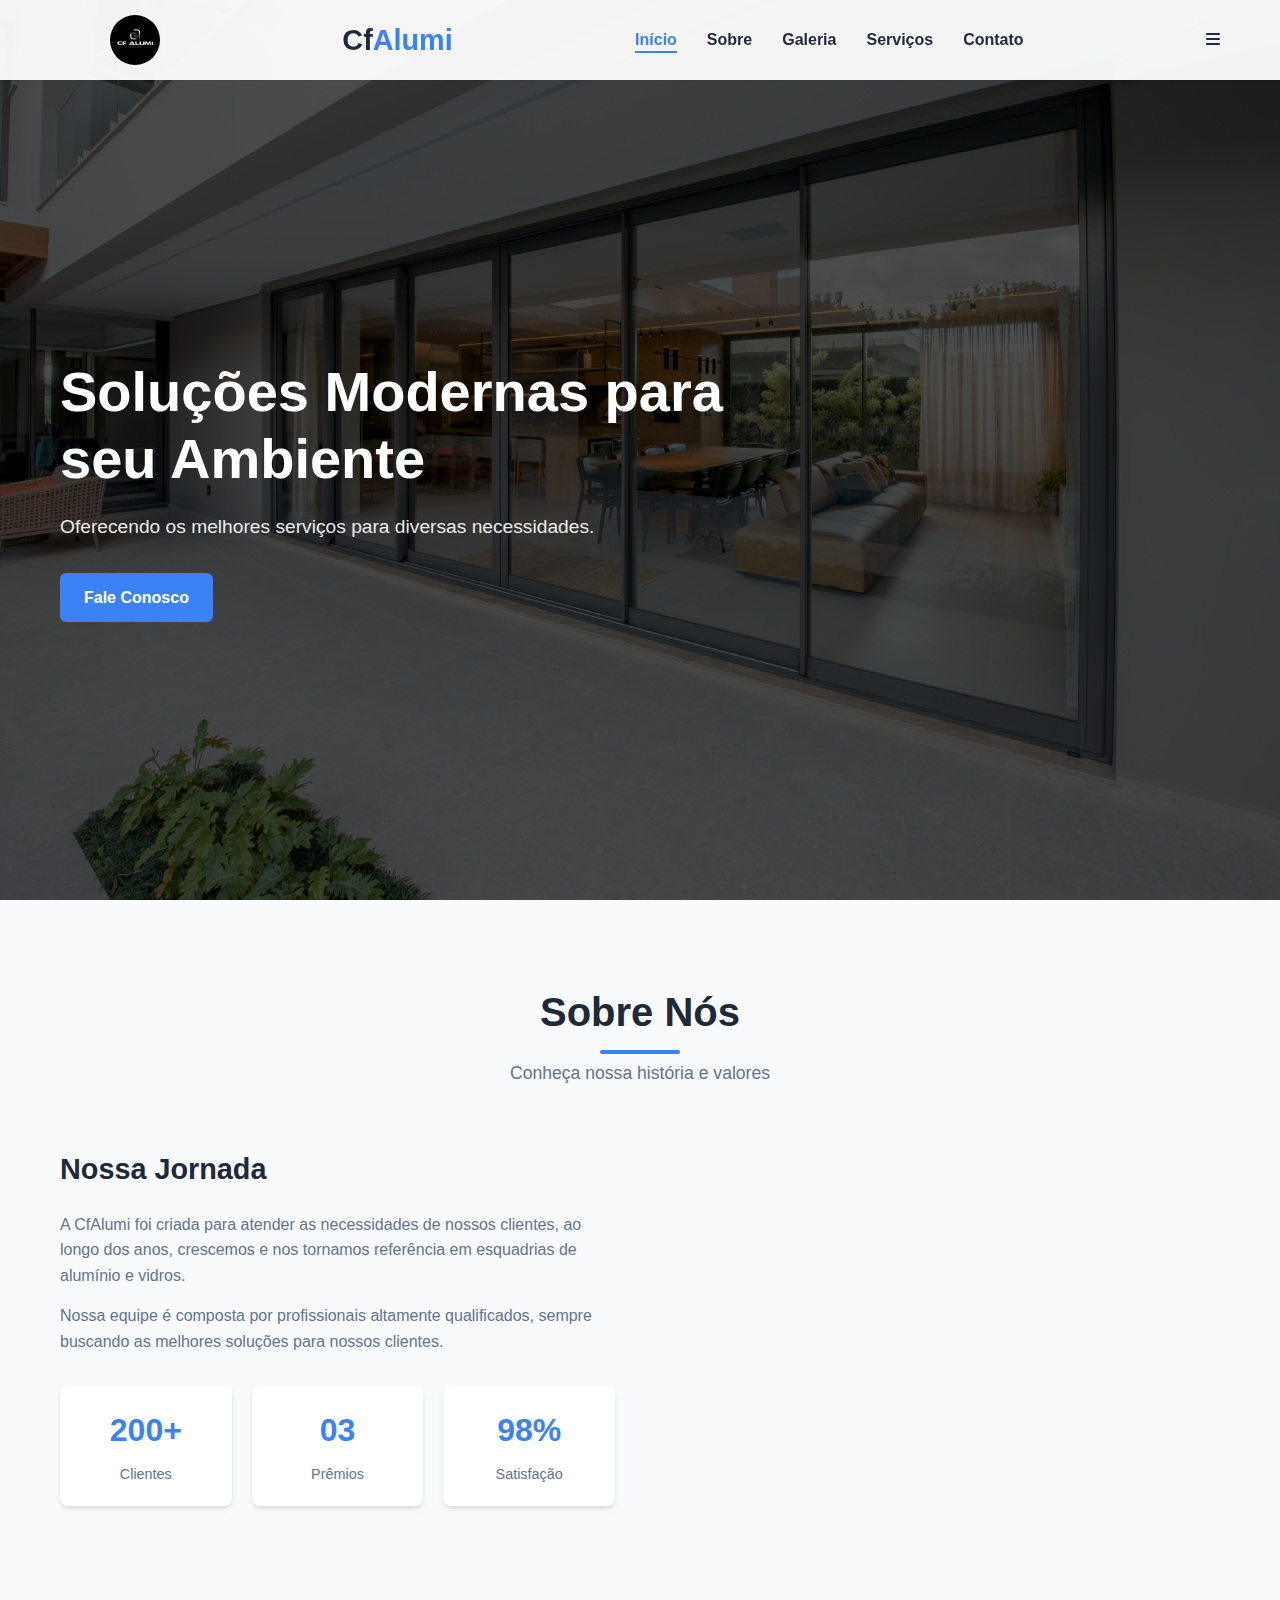
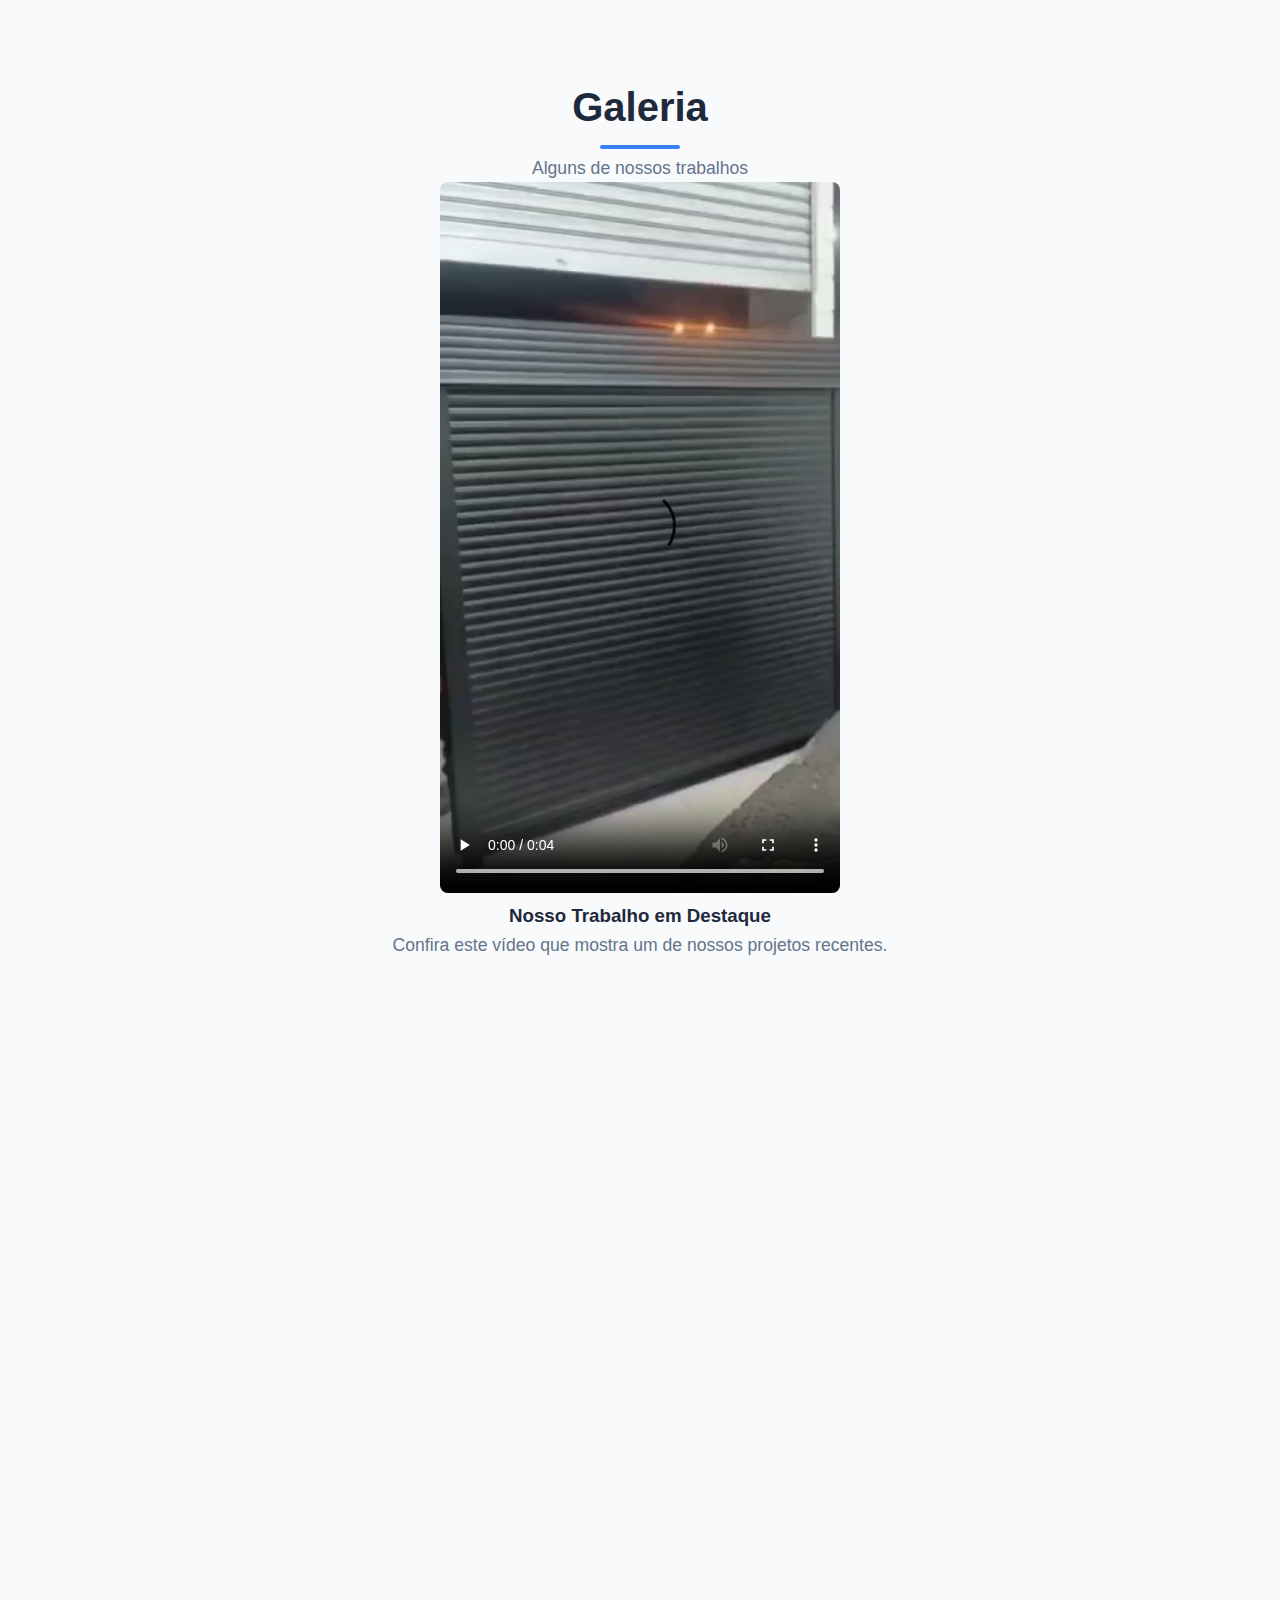
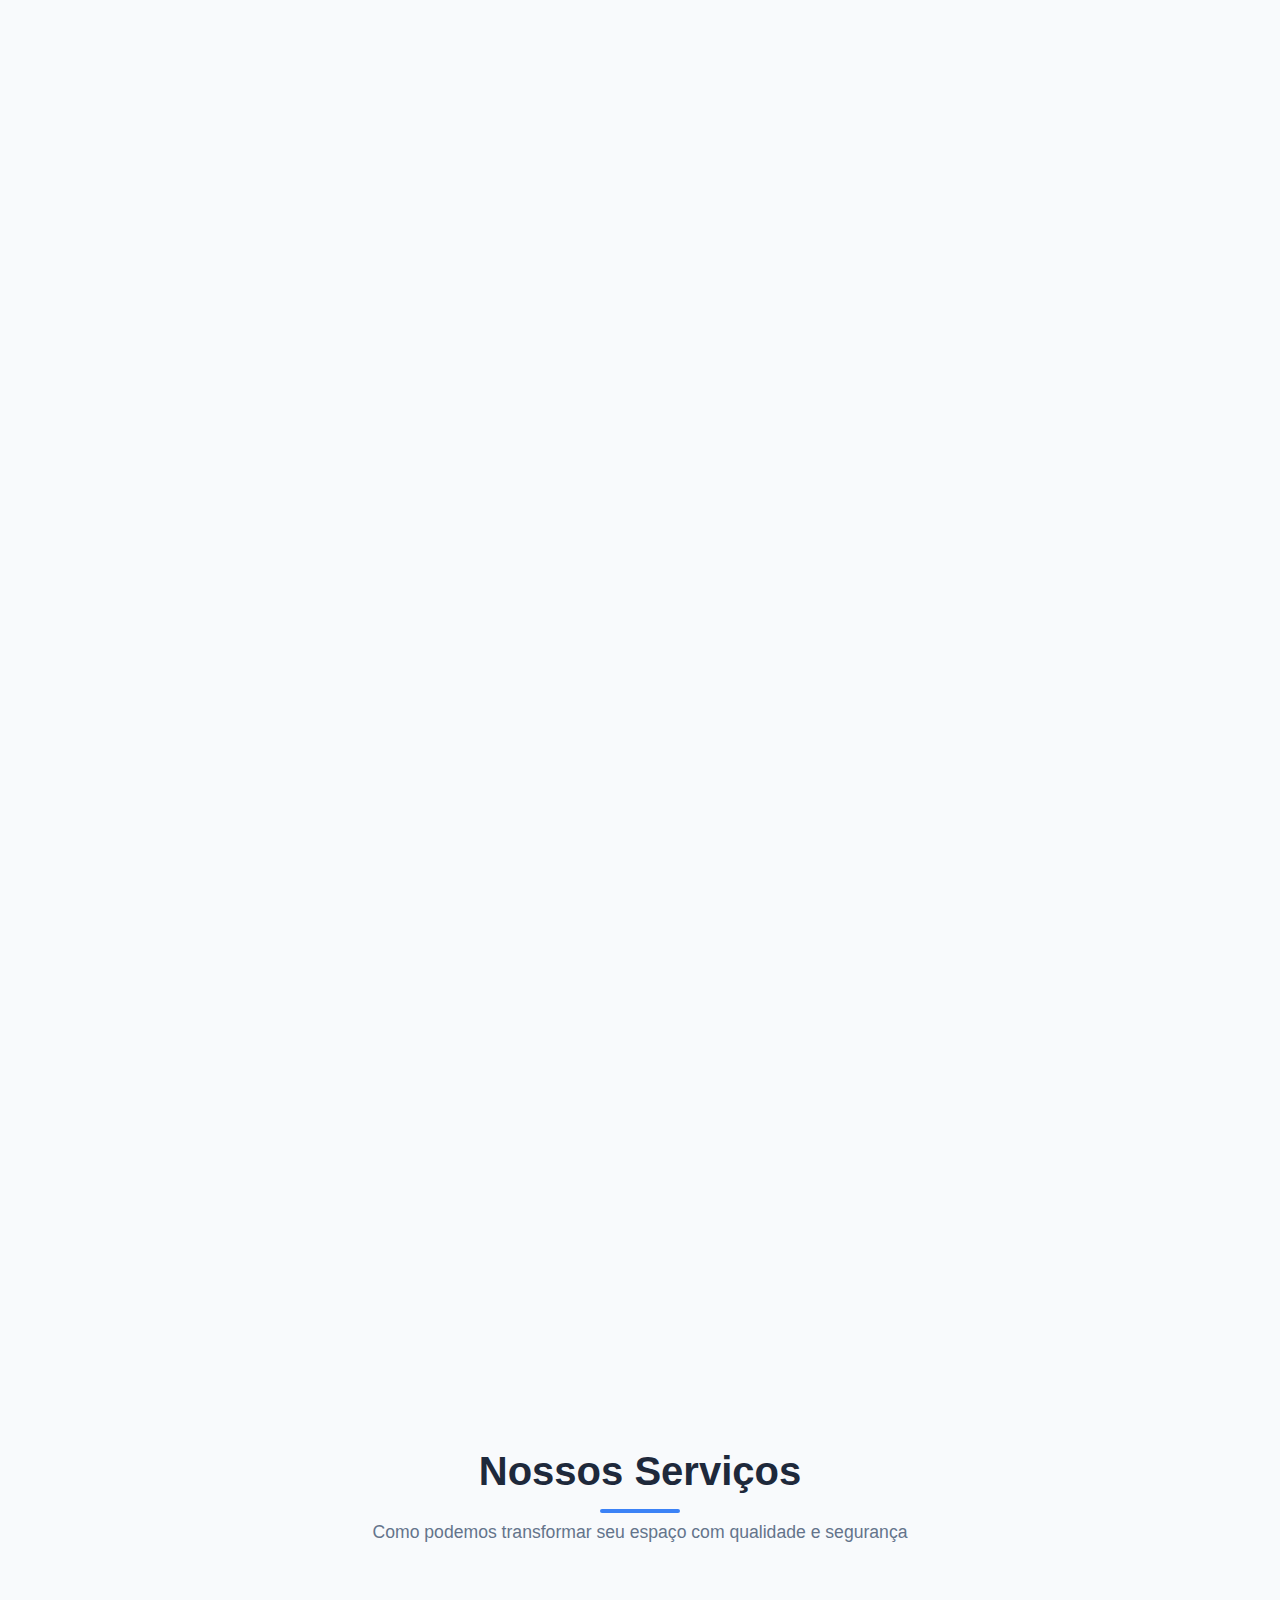
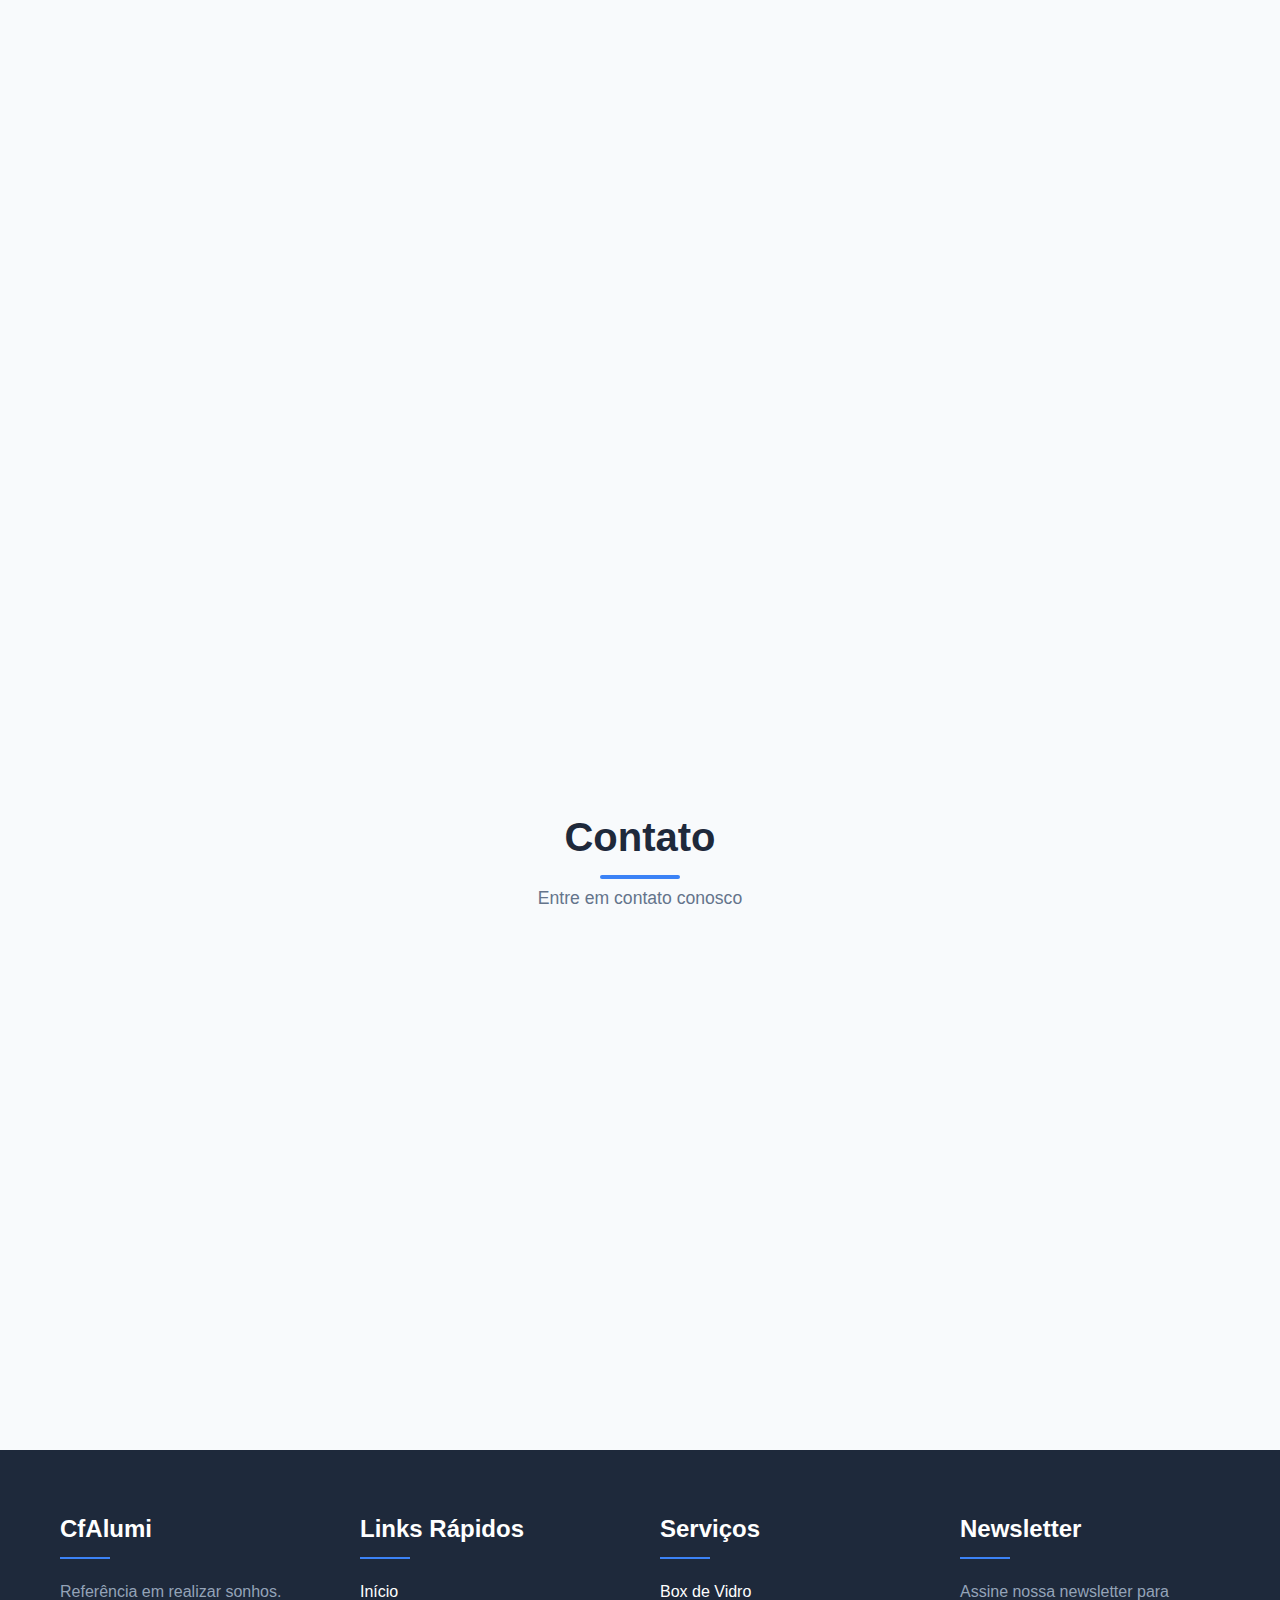
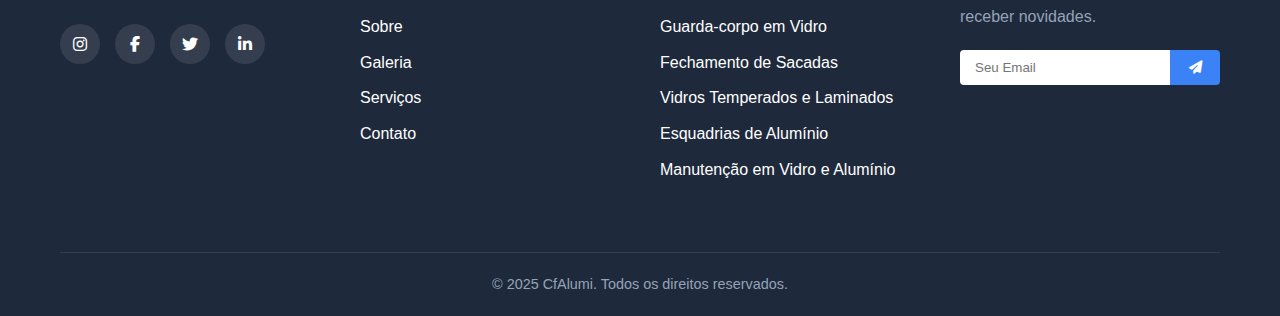
<file: index.html>
<!DOCTYPE html>
<html lang="pt-BR">
<head>
    <meta charset="UTF-8">
    <meta name="viewport" content="width=device-width, initial-scale=1.0">
    <meta name="description" content="CfAlumi é especializada em esquadrias de alumínio e vidros, oferecendo qualidade e segurança para seu ambiente.">
    <meta name="keywords" content="esquadrias de alumínio, vidro temperado, fechamento de sacadas, box de vidro, guarda-corpo, Sorocaba">
    <meta name="author" content="CfAlumi">

    <title>CfAlumi</title>
    <link rel="stylesheet" href="css/style.css">
    <link rel="shortcut icon" href="images/icone.ico" type="image/x-icon">
    <link rel="stylesheet" href="https://cdnjs.cloudflare.com/ajax/libs/font-awesome/6.4.0/css/all.min.css">
    <link rel="stylesheet" href="https://cdnjs.cloudflare.com/ajax/libs/font-awesome/6.5.0/css/all.min.css">
</head>
<body>
    <!-- Header/Navbar -->
    <header class="header">
        <div class="container">
            <div class="logo-navbar">
                <img src="images/logo-cfalumi.png"
                alt="Logo CfAlumi"
                style="width: 50px; height: 50px; object-fit: cover; border-radius: 50%; margin-left: 50px;" />
            </div>
            <a href="#" class="logo">Cf<span>Alumi</span></a>
            <nav class="navbar">
                <ul>
                    <li><a href="#inicio" class="active">Início</a></li>
                    <li><a href="#sobre">Sobre</a></li>
                    <li><a href="#galeria">Galeria</a></li>
                    <li><a href="#servicos">Serviços</a></li>
                    <li><a href="#contato">Contato</a></li>
                </ul>
            </nav>
            <div class="mobile-menu">
                <i class="fas fa-bars"></i>
            </div>
        </div>
    </header>

    <!-- Seção Hero (Início) -->
    <section id="inicio" class="hero">
        <div class="container hero-flex">
            <div class="hero-content">
                <h1>Soluções Modernas para seu Ambiente</h1>
                <p>Oferecendo os melhores serviços para diversas necessidades.</p>
                <a href="#contato" class="btn">Fale Conosco</a>
            </div>
        </div>
    </section>

    <!-- Seção Sobre -->
    <section id="sobre" class="about section-padding">
        <div class="container">
            <div class="section-title">
                <h2>Sobre Nós</h2>
                <p>Conheça nossa história e valores</p>
            </div>
            <div class="about-content">
                <div class="about-text">
                    <h3>Nossa Jornada</h3>
                    <p>A CfAlumi foi criada para atender as necessidades de nossos clientes, ao longo dos anos, crescemos e nos tornamos referência em esquadrias de alumínio e vidros.</p>
                    <p>Nossa equipe é composta por profissionais altamente qualificados, sempre buscando as melhores soluções para nossos clientes.</p>
                    <div class="stats">
                        <div class="stat-item">
                            <span class="number">200+</span>
                            <span class="label">Clientes</span>
                        </div>
                        <div class="stat-item">
                            <span class="number">03</span>
                            <span class="label">Prêmios</span>
                        </div>
                        <div class="stat-item">
                            <span class="number">98%</span>
                            <span class="label">Satisfação</span>
                        </div>
                    </div>
                </div>
                <div class="about-image">
                    <img src="images/sobre.jpg" alt="Trabalhos">
                </div>
            </div>
        </div>
    </section>

<!-- Seção Galeria -->
<section id="galeria" class="gallery section-padding">
    <div class="container">
        <div class="section-title">
            <h2>Galeria</h2>
            <p>Alguns de nossos trabalhos</p>

            <div class="featured-video">
                <div class="video-container" style="max-width: 400px; margin: 0 auto;">
                    <video controls width="100%" style="border-radius: 8px; height: auto;">
                        <source src="images/videocompleto.mp4" type="video/mp4">
                        Seu navegador não suporta vídeo HTML5.
                    </video>
                </div>
                <div class="video-caption">
                    <h3>Nosso Trabalho em Destaque</h3>
                    <p>Confira este vídeo que mostra um de nossos projetos recentes.</p>
                </div>
            </div>
        </div>

        <div class="gallery-grid">
            <!-- Imagens já existentes -->
            <div class="gallery-item">
                <a href="images/1.jpg" target="_blank">
                    <img src="images/1.png" alt="Projeto 1">
                </a>
                <div class="overlay">
                    <h3>Box duas folhas</h3>
                    <a href="images/1.png" target="_blank" class="view-btn">Abrir</a>
                </div>
            </div>
            <div class="gallery-item">
                <a href="images/2.jpg" target="_blank">
                    <img src="images/2.png" alt="Projeto 2">
                </a>
                <div class="overlay">
                    <h3>Espelho</h3>
                    <a href="images/2.png" target="_blank" class="view-btn">Abrir</a>
                </div>
            </div>
            <div class="gallery-item">
                <a href="images/3.jpg" target="_blank">
                    <img src="images/3.jpg" alt="Projeto 3">
                </a>
                <div class="overlay">
                    <h3>Guarda-corpo em Vidro</h3>
                    <a href="images/3.jpg" target="_blank" class="view-btn">Abrir</a>
                </div>
            </div>
            <div class="gallery-item">
                <a href="images/4.jpg" target="_blank">
                    <img src="images/4.jpg" alt="Projeto 4">
                </a>
                <div class="overlay">
                    <h3>Fechamento de Sacada</h3>
                    <a href="images/4.jpg" target="_blank" class="view-btn">Abrir</a>
                </div>
            </div>
            <div class="gallery-item">
                <a href="images/5.jpg" target="_blank">
                    <img src="images/5.jpg" alt="Projeto 5">
                </a>
                <div class="overlay">
                    <h3>Esquadrias de Alumínio</h3>
                    <a href="images/5.jpg" target="_blank" class="view-btn">Abrir</a>
                </div>
            </div>
            <div class="gallery-item">
                <a href="images/6.jpg" target="_blank">
                    <img src="images/6.png" alt="Projeto 6">
                </a>
                <div class="overlay">
                    <h3>Vidro Temperado</h3>
                    <a href="images/6.png" target="_blank" class="view-btn">Abrir</a>
                </div>
            </div>

            <!-- Novas imagens -->
            <!-- Acabamento Ripado -->
            <div class="gallery-item">
                <a href="images/acabamento-ripado1.jpeg" target="_blank">
                    <img src="images/acabamento-ripado1.jpeg" alt="Acabamento ripado 1">
                </a>
                <div class="overlay">
                    <h3>Acabamento Ripado</h3>
                    <a href="images/acabamento-ripado1.jpeg" target="_blank" class="view-btn">Abrir</a>
                </div>
            </div>
            <div class="gallery-item">
                <a href="images/acabamento-ripado2.jpeg" target="_blank">
                    <img src="images/acabamento-ripado2.jpeg" alt="Acabamento ripado 2">
                </a>
                <div class="overlay">
                    <h3>Acabamento Ripado</h3>
                    <a href="images/acabamento-ripado2.jpeg" target="_blank" class="view-btn">Abrir</a>
                </div>
            </div>

            <!-- Janela Veneziana em L -->
            <div class="gallery-item">
                <a href="images/janela-veneziana-l1.jpeg" target="_blank">
                    <img src="images/janela-veneziana-l1.jpeg" alt="Janela veneziana em L 1">
                </a>
                <div class="overlay">
                    <h3>Janela Veneziana em L</h3>
                    <a href="images/janela-veneziana-l1.jpeg" target="_blank" class="view-btn">Abrir</a>
                </div>
            </div>
            <div class="gallery-item">
                <a href="images/janela-veneziana-l2.jpeg" target="_blank">
                    <img src="images/janela-veneziana-l2.jpeg" alt="Janela veneziana em L 2">
                </a>
                <div class="overlay">
                    <h3>Janela Veneziana em L</h3>
                    <a href="images/janela-veneziana-l2.jpeg" target="_blank" class="view-btn">Abrir</a>
                </div>
            </div>

            <!-- Porta de Correr Veneziana -->
            <div class="gallery-item">
                <a href="images/porta-correr-veneziana1.jpeg" target="_blank">
                    <img src="images/porta-correr-veneziana1.jpeg" alt="Porta de correr veneziana 1">
                </a>
                <div class="overlay">
                    <h3>Porta de Correr Veneziana</h3>
                    <a href="images/porta-correr-veneziana1.jpeg" target="_blank" class="view-btn">Abrir</a>
                </div>
            </div>
            <div class="gallery-item">
                <a href="images/porta-correr-veneziana2.jpeg" target="_blank">
                    <img src="images/porta-correr-veneziana2.jpeg" alt="Porta de correr veneziana 2">
                </a>
                <div class="overlay">
                    <h3>Porta de Correr Veneziana</h3>
                    <a href="images/porta-correr-veneziana2.jpeg" target="_blank" class="view-btn">Abrir</a>
                </div>
            </div>
            <div class="gallery-item">
                <a href="images/porta-correr-veneziana3.jpeg" target="_blank">
                    <img src="images/porta-correr-veneziana3.jpeg" alt="Porta de correr veneziana 3">
                </a>
                <div class="overlay">
                    <h3>Porta de Correr Veneziana</h3>
                    <a href="images/porta-correr-veneziana3.jpeg" target="_blank" class="view-btn">Abrir</a>
                </div>
            </div>

            <!-- Porta de Lambril com Fechadura Inteligente -->
            <div class="gallery-item">
                <a href="images/porta-lambril-fechadura.jpeg" target="_blank">
                    <img src="images/porta-lambril-fechadura.jpeg" alt="Porta de lambril com fechadura inteligente">
                </a>
                <div class="overlay">
                    <h3>Porta de Lambril com Fechadura Inteligente</h3>
                    <a href="images/porta-lambril-fechadura.jpeg" target="_blank" class="view-btn">Abrir</a>
                </div>
            </div>

            <!-- Janela com Vidro Jateado -->
            <div class="gallery-item">
                <a href="images/janela-jateado1.jpeg" target="_blank">
                    <img src="images/janela-jateado1.jpeg" alt="Janela com vidro jateado 1">
                </a>
                <div class="overlay">
                    <h3>Janela com Vidro Jateado</h3>
                    <a href="images/janela-jateado1.jpeg" target="_blank" class="view-btn">Abrir</a>
                </div>
            </div>
            <div class="gallery-item">
                <a href="images/janela-jateado2.jpeg" target="_blank">
                    <img src="images/janela-jateado2.jpeg" alt="Janela com vidro jateado 2">
                </a>
                <div class="overlay">
                    <h3>Janela com Vidro Jateado</h3>
                    <a href="images/janela-jateado2.jpeg" target="_blank" class="view-btn">Abrir</a>
                </div>
            </div>

            <!-- Fachada Pele de Vidro -->
            <div class="gallery-item">
                <a href="images/fachada-pele-vidro1.jpeg" target="_blank">
                    <img src="images/fachada-pele-vidro1.jpeg" alt="Fachada pele de vidro 1">
                </a>
                <div class="overlay">
                    <h3>Fachada Pele de Vidro</h3>
                    <a href="images/fachada-pele-vidro1.jpeg" target="_blank" class="view-btn">Abrir</a>
                </div>
            </div>
            <div class="gallery-item">
                <a href="images/fachada-pele-vidro2.jpeg" target="_blank">
                    <img src="images/fachada-pele-vidro2.jpeg" alt="Fachada pele de vidro 2">
                </a>
                <div class="overlay">
                    <h3>Fachada Pele de Vidro</h3>
                    <a href="images/fachada-pele-vidro2.jpeg" target="_blank" class="view-btn">Abrir</a>
                </div>
            </div>
        </div>
        <div class="gallery-item" style="margin-top:20px ;">
                <a href="images/fachada-pele-vidro3.jpeg" target="_blank">
                    <img src="images/fachada-pele-vidro3.jpeg" alt="Fachada pele de vidro 3">
                </a>
                <div class="overlay">
                    <h3>Fachada Pele de Vidro</h3>
                    <a href="images/fachada-pele-vidro3.jpeg" target="_blank" class="view-btn">Abrir</a>
                </div>
            </div>
    </div>
</section>

    <!-- Seção Serviços -->
    <section id="servicos" class="services section-padding">
        <div class="container">
            <div class="section-title">
                <h2>Nossos Serviços</h2>
                <p>Como podemos transformar seu espaço com qualidade e segurança</p>
            </div>
            <div class="services-grid">
                <div class="service-card">
                    <div class="icon">
                        <i class="fas fa-door-open"></i> <!-- Ícone ajustado para box de vidro -->
                    </div>
                    <h3>Box de vidro</h3>
                    <p>Instalação de box de vidro temperado para banheiros, com acabamento moderno e seguro.</p>
                </div>
                <div class="service-card">
                    <div class="icon">
                        <i class="fas fa-border-style"></i> <!-- Ícone ajustado para guarda-corpo -->
                    </div>
                    <h3>Guarda-corpo</h3>
                    <p>Fabricação e instalação de guarda-corpos em vidro e alumínio para escadas, sacadas e varandas.</p>
                </div>
                <div class="service-card">
                    <div class="icon">
                        <i class="fas fa-window-restore"></i> <!-- Ícone ajustado para sacadas -->
                    </div>
                    <h3>Fechamento de sacadas</h3>
                    <p>Fechamento de sacadas com vidro, incluindo sistemas retráteis e envidraçamento panorâmico.</p>
                </div>
                <div class="service-card">
                    <div class="icon">
                        <i class="fas fa-th-large"></i> <!-- Ícone ajustado para vidros -->
                    </div>
                    <h3>Vidros temperados e laminados</h3>
                    <p>Instalação de vidros para portas, janelas, fachadas, divisórias e outras aplicações.</p>
                </div>
                <div class="service-card">
                    <div class="icon">
                        <i class="fas fa-vector-square"></i> <!-- Ícone ajustado para esquadrias -->
                    </div>
                    <h3>Esquadrias de alumínio</h3>
                    <p>Fabricação e instalação de janelas, portas, vitrôs e fachadas em alumínio sob medida.</p>
                </div>
                <div class="service-card">
                    <div class="icon">
                        <i class="fas fa-tools"></i> <!-- Ícone mantido para manutenção -->
                    </div>
                    <h3>Manutenção em vidro e alumínio</h3>
                    <p>Troca de roldanas, vedação, ajustes, reparos e substituição de peças em estruturas já instaladas.</p>
                </div>
            </div>
        </div>
    </section>

    <!-- Seção Contato -->
    <section id="contato" class="contact section-padding">
        <div class="container">
            <div class="section-title">
                <h2>Contato</h2>
                <p>Entre em contato conosco</p>
            </div>
            <div class="contact-content">
                <div class="contact-info">
                    <div class="info-item">
                        <div class="icon">
                            <i class="fas fa-map-marker-alt"></i>
                        </div>
                        <div class="info-text">
                            <h3>Endereço</h3>
                            <p>Estr. do Dinorah, 1955 - Lot. Dinora Rosa <br>Sorocaba - SP</p>
                        </div>
                    </div>
                    <div class="info-item">
                        <div class="icon">
                            <i class="fas fa-phone"></i>
                        </div>
                        <div class="info-text">
                            <h3>Telefone</h3>
                            <p>(15) 98123-3567 <br> (15) 99833-3335</p>
                            
                        </div>
                    </div>
                    <div class="info-item">
                        <div class="icon">
                            <i class="fas fa-envelope"></i>
                        </div>
                        <div class="info-text">
                            <h3>Email</h3>
                            <p>cfalumi@terra.com.br</p>
                        </div>
                    </div>
                    <div class="info-item">
                        <div class="icon">
                            <i class="fas fa-clock"></i>
                        </div>
                        <div class="info-text">
                            <h3>Horário</h3>
                            <p>Seg-Sex: 9h às 18h</p>
                        </div>
                    </div>
                </div>
                <div class="contact-form">
                    <form action="https://formspree.io/f/mrblkvvd" method="POST">
                        <div class="form-group">
                            <input type="text" name="nome" placeholder="Seu Nome" required>
                        </div>
                        <div class="form-group">
                            <input type="email" name="email" placeholder="Seu Email" required>
                        </div>
                        <div class="form-group">
                            <input type="text" name="assunto" placeholder="Assunto">
                        </div>
                        <div class="form-group">
                            <textarea name="mensagem" placeholder="Sua Mensagem" required></textarea>
                        </div>
                        <button type="submit" class="btn">Enviar Mensagem</button>
                    </form>
                </div>
            </div>
        </div>
    </section>

    <!-- Footer -->
    <footer class="footer">
        <div class="container">
            <div class="footer-content">
                <div class="footer-col">
                    <h3>CfAlumi</h3>
                    <p>Referência em realizar sonhos.</p>
                    <div class="social-links">
                        <a href="https://www.instagram.com/cf_alumi"><i class="fab fa-instagram"></i></a>
                        <a href="#"><i class="fab fa-facebook-f"></i></a>
                        <a href="#"><i class="fab fa-twitter"></i></a>
                        <a href="#"><i class="fab fa-linkedin-in"></i></a>
                    </div>
                </div>
                <div class="footer-col">
                    <h3>Links Rápidos</h3>
                    <ul>
                        <li><a href="#inicio">Início</a></li>
                        <li><a href="#sobre">Sobre</a></li>
                        <li><a href="#galeria">Galeria</a></li>
                        <li><a href="#servicos">Serviços</a></li>
                        <li><a href="#contato">Contato</a></li>
                    </ul>
                </div>
                <div class="footer-col">
                    <h3>Serviços</h3>
                    <ul>
                        <li><a href="#">Box de Vidro</a></li>
                        <li><a href="#">Guarda-corpo em Vidro</a></li>
                        <li><a href="#">Fechamento de Sacadas</a></li>
                        <li><a href="#">Vidros Temperados e Laminados</a></li>
                        <li><a href="#">Esquadrias de Alumínio</a></li>
                        <li><a href="#">Manutenção em Vidro e Alumínio</a></li>
                    </ul>
                </div>
                <div class="footer-col">
                    <h3>Newsletter</h3>
                    <p>Assine nossa newsletter para receber novidades.</p>
                    <form class="newsletter-form">
                        <input type="email" placeholder="Seu Email" required>
                        <button type="submit"><i class="fas fa-paper-plane"></i></button>
                    </form>
                </div>
            </div>
            <div class="footer-bottom">
                <p>&copy; 2025 CfAlumi. Todos os direitos reservados.</p>
            </div>
        </div>
    </footer>

    <script src="js/script.js"></script>
</body>
</html>
</file>
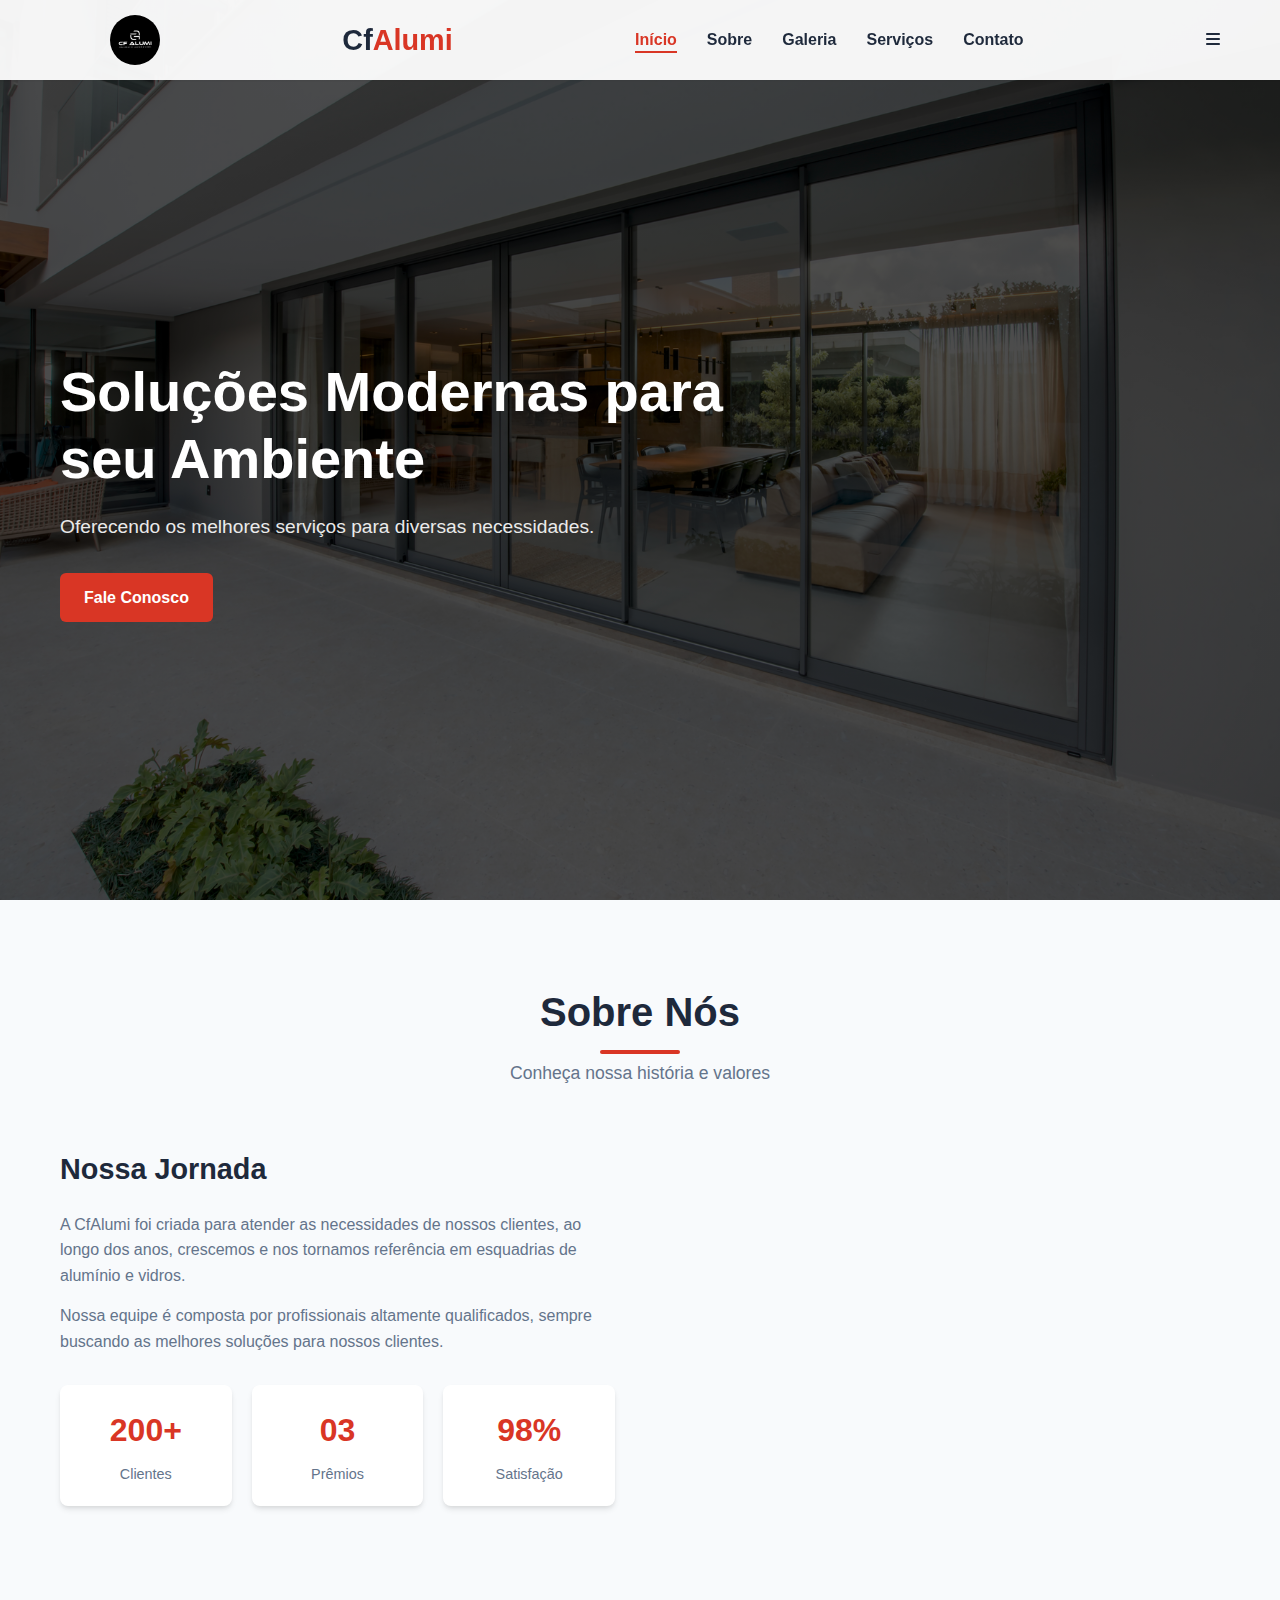
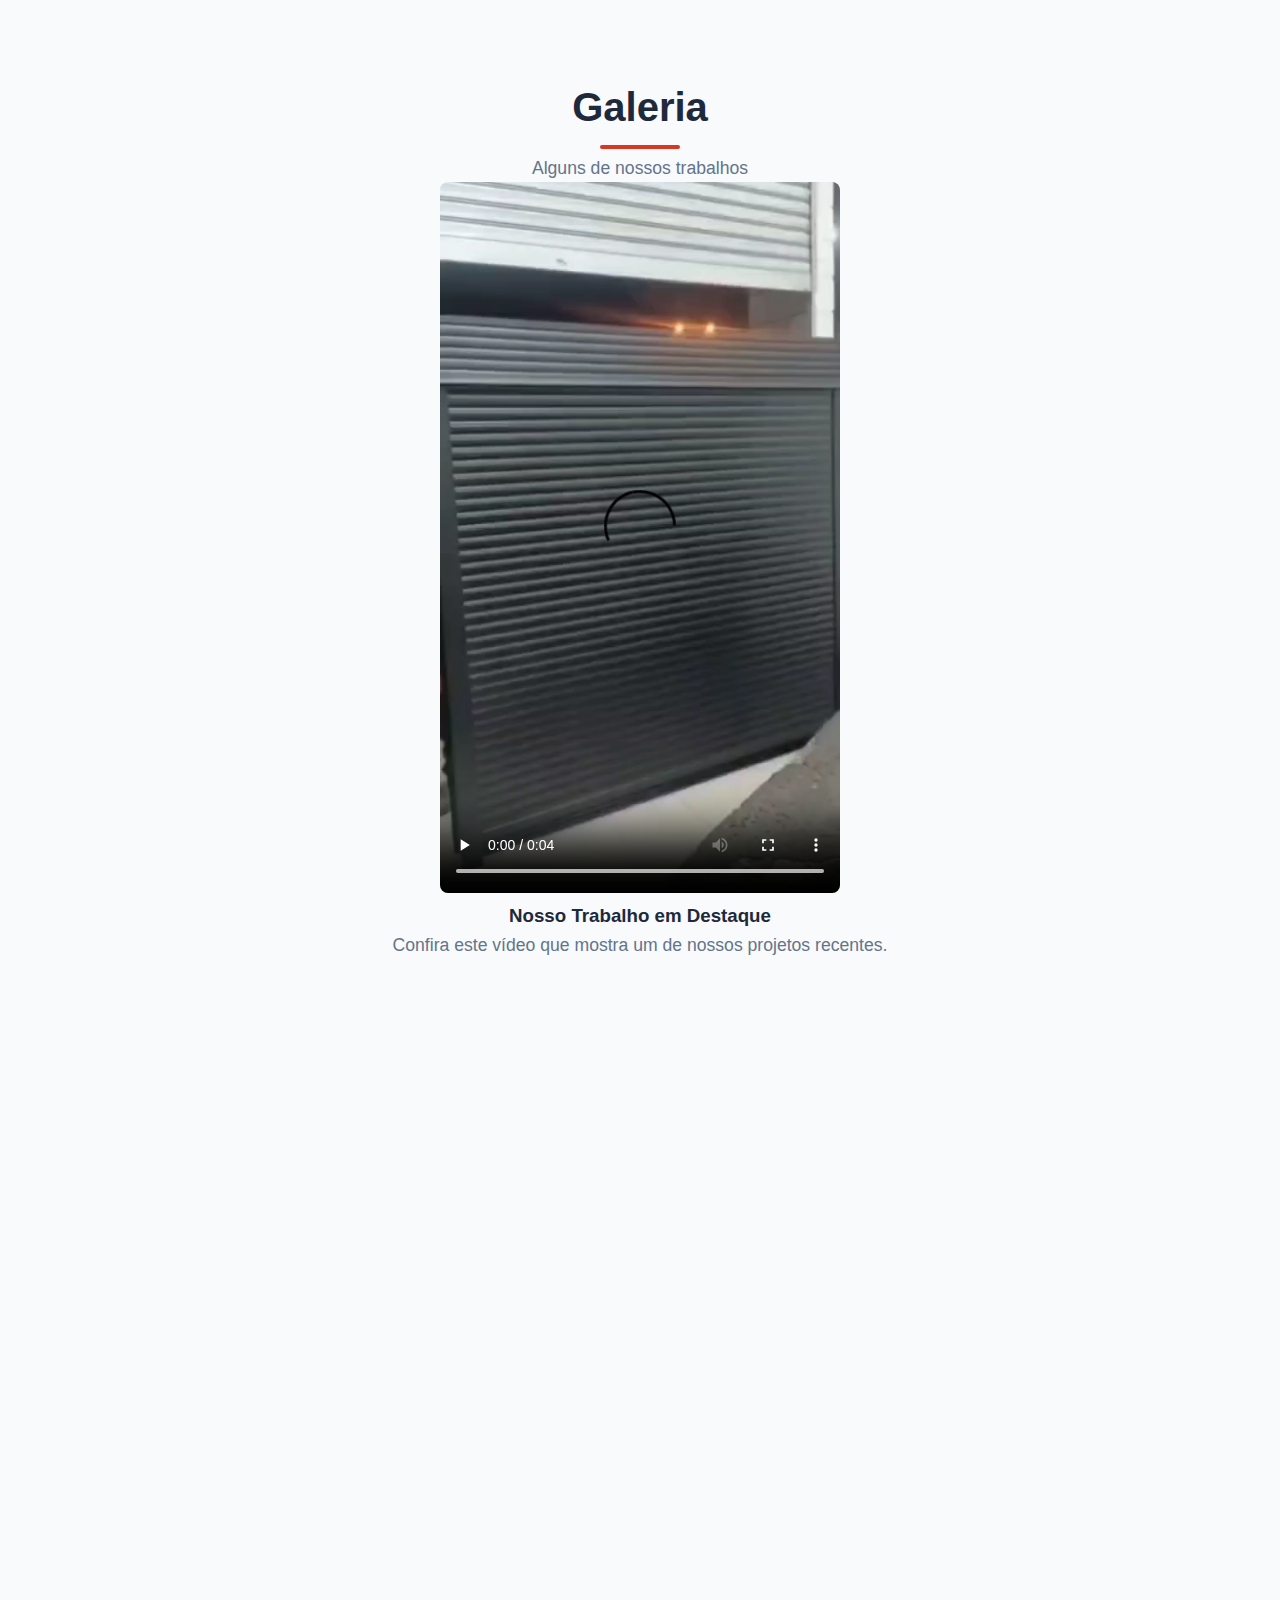
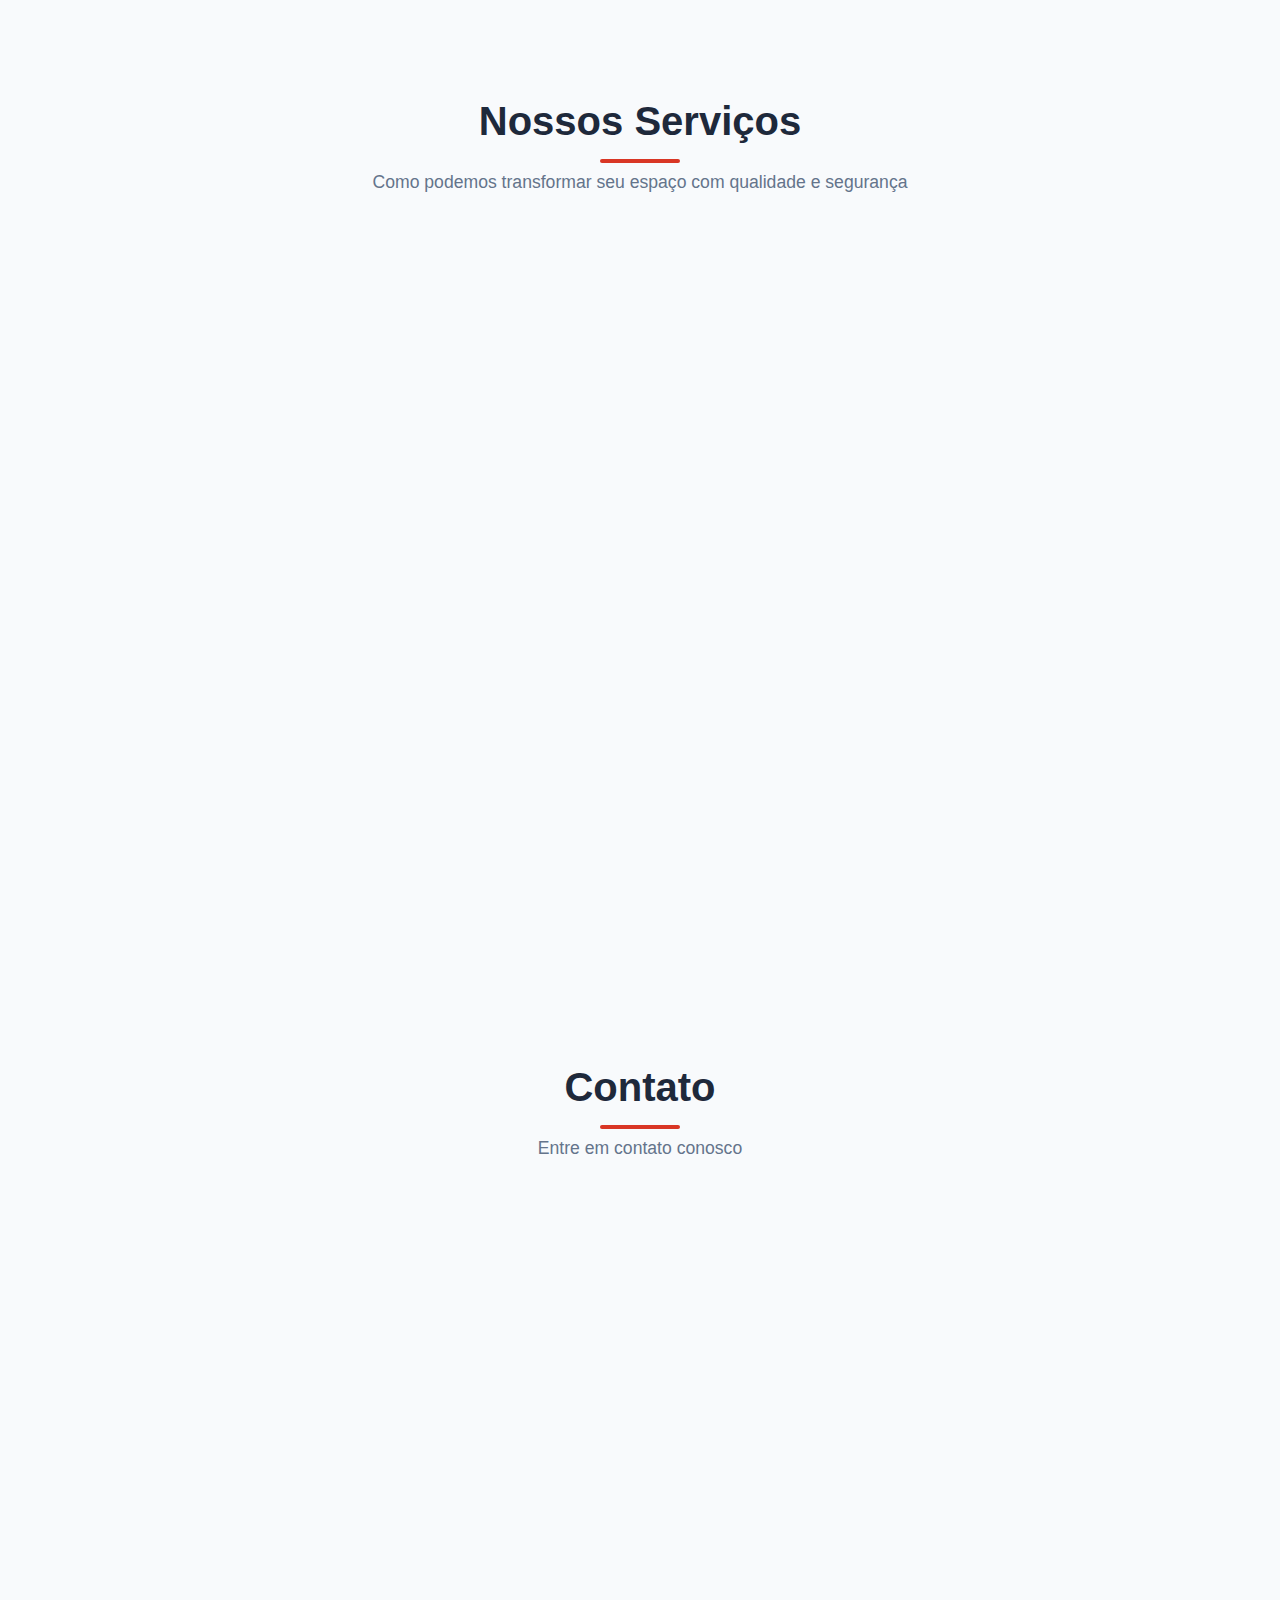
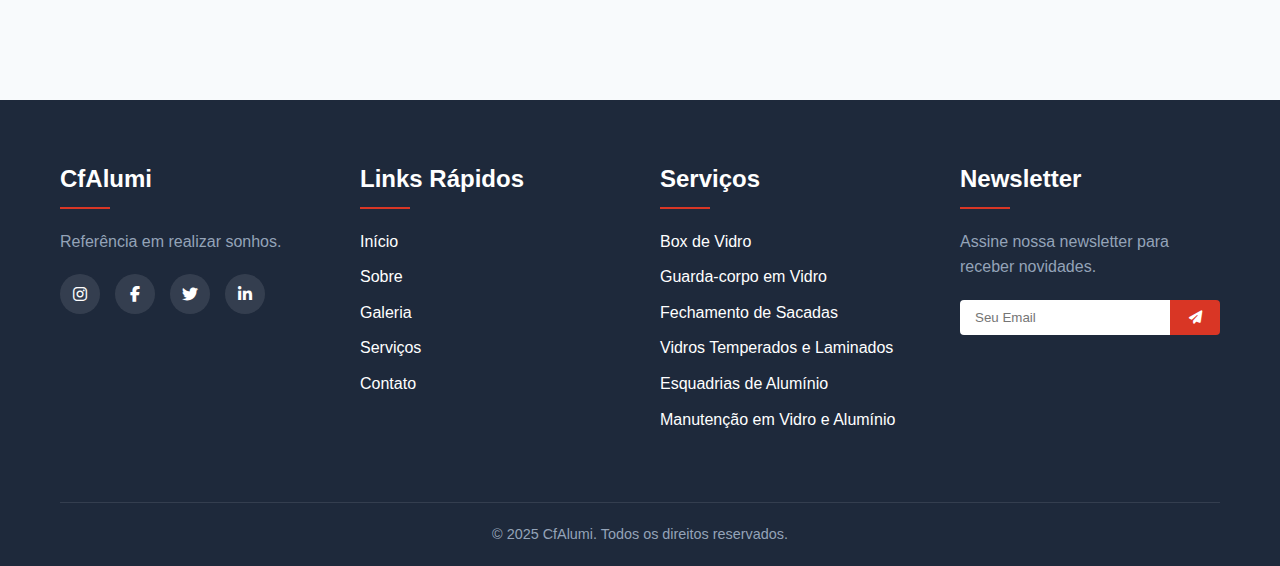
<file: cfAlumi/index.html>
<!DOCTYPE html>
<html lang="pt-BR">
<head>
    <meta charset="UTF-8">
    <meta name="viewport" content="width=device-width, initial-scale=1.0">
    <meta name="description" content="CfAlumi é especializada em esquadrias de alumínio e vidros, oferecendo qualidade e segurança para seu ambiente.">
    <meta name="keywords" content="esquadrias de alumínio, vidro temperado, fechamento de sacadas, box de vidro, guarda-corpo, Sorocaba">
    <meta name="author" content="CfAlumi">

    <title>CfAlumi</title>
    <link rel="stylesheet" href="css/style.css">
    <link rel="shortcut icon" href="images/icone.ico" type="image/x-icon">
    <link rel="stylesheet" href="https://cdnjs.cloudflare.com/ajax/libs/font-awesome/6.4.0/css/all.min.css">
    <link rel="stylesheet" href="https://cdnjs.cloudflare.com/ajax/libs/font-awesome/6.5.0/css/all.min.css">
</head>
<body>
    <!-- Header/Navbar -->
    <header class="header">
        <div class="container">
            <div class="logo-navbar">
                <img src="images/logo-cfalumi.png" alt="Logo CfAlumi" style="width: 50px; margin-left: 50px; border-radius: 50%;"/>
            </div>
            <a href="#" class="logo">Cf<span>Alumi</span></a>
            <nav class="navbar">
                <ul>
                    <li><a href="#inicio" class="active">Início</a></li>
                    <li><a href="#sobre">Sobre</a></li>
                    <li><a href="#galeria">Galeria</a></li>
                    <li><a href="#servicos">Serviços</a></li>
                    <li><a href="#contato">Contato</a></li>
                </ul>
            </nav>
            <div class="mobile-menu">
                <i class="fas fa-bars"></i>
            </div>
        </div>
    </header>

    <!-- Seção Hero (Início) -->
    <section id="inicio" class="hero">
        <div class="container hero-flex">
            <div class="hero-content">
                <h1>Soluções Modernas para seu Ambiente</h1>
                <p>Oferecendo os melhores serviços para diversas necessidades.</p>
                <a href="#contato" class="btn">Fale Conosco</a>
            </div>
        </div>
    </section>

    <!-- Seção Sobre -->
    <section id="sobre" class="about section-padding">
        <div class="container">
            <div class="section-title">
                <h2>Sobre Nós</h2>
                <p>Conheça nossa história e valores</p>
            </div>
            <div class="about-content">
                <div class="about-text">
                    <h3>Nossa Jornada</h3>
                    <p>A CfAlumi foi criada para atender as necessidades de nossos clientes, ao longo dos anos, crescemos e nos tornamos referência em esquadrias de alumínio e vidros.</p>
                    <p>Nossa equipe é composta por profissionais altamente qualificados, sempre buscando as melhores soluções para nossos clientes.</p>
                    <div class="stats">
                        <div class="stat-item">
                            <span class="number">200+</span>
                            <span class="label">Clientes</span>
                        </div>
                        <div class="stat-item">
                            <span class="number">03</span>
                            <span class="label">Prêmios</span>
                        </div>
                        <div class="stat-item">
                            <span class="number">98%</span>
                            <span class="label">Satisfação</span>
                        </div>
                    </div>
                </div>
                <div class="about-image">
                    <img src="images/sobre.jpg" alt="Trabalhos">
                </div>
            </div>
        </div>
    </section>

    <!-- Seção Galeria -->
    <section id="galeria" class="gallery section-padding">
        <div class="container">
            <div class="section-title">
                <h2>Galeria</h2>
                <p>Alguns de nossos trabalhos</p>

                <div class="featured-video">
                    <div class="video-container" style="max-width: 400px; margin: 0 auto;">
                        <video controls width="100%" style="border-radius: 8px; height: auto;">
                            <source src="images/videocompleto.mp4" type="video/mp4">
                            Seu navegador não suporta vídeo HTML5.
                        </video>
                    </div>
                    <div class="video-caption">
                        <h3>Nosso Trabalho em Destaque</h3>
                        <p>Confira este vídeo que mostra um de nossos projetos recentes.</p>
                    </div>
                </div>
            </div>
            <div class="gallery-grid">
            <div class="gallery-item">
                <a href="images/1.jpg" target="_blank">
                    <img src="images/1.png" alt="Projeto 1">
                </a>
                <div class="overlay">
                    <h3>Box de Vidro</h3>
                    <a href="images/1.png" target="_blank" class="view-btn">Abrir</a>
                </div>
            </div>
            <div class="gallery-item">
                <a href="images/2.jpg" target="_blank">
                    <img src="images/2.png" alt="Projeto 2">
                </a>
                <div class="overlay">
                    <h3>Espelho</h3>
                    <a href="images/2.png" target="_blank" class="view-btn">Abrir</a>
                </div>
            </div>
            <div class="gallery-item">
                <a href="images/3.jpg" target="_blank">
                    <img src="images/3.jpg" alt="Projeto 3">
                </a>
                <div class="overlay">
                    <h3>Guarda-corpo em Vidro</h3>
                    <a href="images/3.jpg" target="_blank" class="view-btn">Abrir</a>
                </div>
            </div>
            <div class="gallery-item">
                <a href="images/4.jpg" target="_blank">
                    <img src="images/4.jpg" alt="Projeto 4">
                </a>
                <div class="overlay">
                    <h3>Fechamento de Sacada</h3>
                    <a href="images/4.jpg" target="_blank" class="view-btn">Abrir</a>
                </div>
            </div>
            <div class="gallery-item">
                <a href="images/5.jpg" target="_blank">
                    <img src="images/5.jpg" alt="Projeto 5">
                </a>
                <div class="overlay">
                    <h3>Esquadrias de Alumínio</h3>
                    <a href="images/5.jpg" target="_blank" class="view-btn">Abrir</a>
                </div>
            </div>
            <div class="gallery-item">
                <a href="images/6.jpg" target="_blank">
                    <img src="images/6.png" alt="Projeto 6">
                </a>
                <div class="overlay">
                    <h3>Vidro Temperado</h3>
                    <a href="images/6.png" target="_blank" class="view-btn">Abrir</a>
                </div>
            </div>
        </div>
    </section>

    <!-- Seção Serviços -->
    <section id="servicos" class="services section-padding">
        <div class="container">
            <div class="section-title">
                <h2>Nossos Serviços</h2>
                <p>Como podemos transformar seu espaço com qualidade e segurança</p>
            </div>
            <div class="services-grid">
                <div class="service-card">
                    <div class="icon">
                        <i class="fas fa-door-open"></i> <!-- Ícone ajustado para box de vidro -->
                    </div>
                    <h3>Box de vidro</h3>
                    <p>Instalação de box de vidro temperado para banheiros, com acabamento moderno e seguro.</p>
                </div>
                <div class="service-card">
                    <div class="icon">
                        <i class="fas fa-border-style"></i> <!-- Ícone ajustado para guarda-corpo -->
                    </div>
                    <h3>Guarda-corpo</h3>
                    <p>Fabricação e instalação de guarda-corpos em vidro e alumínio para escadas, sacadas e varandas.</p>
                </div>
                <div class="service-card">
                    <div class="icon">
                        <i class="fas fa-window-restore"></i> <!-- Ícone ajustado para sacadas -->
                    </div>
                    <h3>Fechamento de sacadas</h3>
                    <p>Fechamento de sacadas com vidro, incluindo sistemas retráteis e envidraçamento panorâmico.</p>
                </div>
                <div class="service-card">
                    <div class="icon">
                        <i class="fas fa-th-large"></i> <!-- Ícone ajustado para vidros -->
                    </div>
                    <h3>Vidros temperados e laminados</h3>
                    <p>Instalação de vidros para portas, janelas, fachadas, divisórias e outras aplicações.</p>
                </div>
                <div class="service-card">
                    <div class="icon">
                        <i class="fas fa-vector-square"></i> <!-- Ícone ajustado para esquadrias -->
                    </div>
                    <h3>Esquadrias de alumínio</h3>
                    <p>Fabricação e instalação de janelas, portas, vitrôs e fachadas em alumínio sob medida.</p>
                </div>
                <div class="service-card">
                    <div class="icon">
                        <i class="fas fa-tools"></i> <!-- Ícone mantido para manutenção -->
                    </div>
                    <h3>Manutenção em vidro e alumínio</h3>
                    <p>Troca de roldanas, vedação, ajustes, reparos e substituição de peças em estruturas já instaladas.</p>
                </div>
            </div>
        </div>
    </section>

    <!-- Seção Contato -->
    <section id="contato" class="contact section-padding">
        <div class="container">
            <div class="section-title">
                <h2>Contato</h2>
                <p>Entre em contato conosco</p>
            </div>
            <div class="contact-content">
                <div class="contact-info">
                    <div class="info-item">
                        <div class="icon">
                            <i class="fas fa-map-marker-alt"></i>
                        </div>
                        <div class="info-text">
                            <h3>Endereço</h3>
                            <p>Estr. do Dinorah, 1955 - Lot. Dinora Rosa <br>Sorocaba - SP</p>
                        </div>
                    </div>
                    <div class="info-item">
                        <div class="icon">
                            <i class="fas fa-phone"></i>
                        </div>
                        <div class="info-text">
                            <h3>Telefone</h3>
                            <p>(15) 98123-3567</p>
                        </div>
                    </div>
                    <div class="info-item">
                        <div class="icon">
                            <i class="fas fa-envelope"></i>
                        </div>
                        <div class="info-text">
                            <h3>Email</h3>
                            <p>contato.cfalumi@gmail.com</p>
                        </div>
                    </div>
                    <div class="info-item">
                        <div class="icon">
                            <i class="fas fa-clock"></i>
                        </div>
                        <div class="info-text">
                            <h3>Horário</h3>
                            <p>Seg-Sex: 9h às 18h</p>
                        </div>
                    </div>
                </div>
                <div class="contact-form">
                    <form>
                        <div class="form-group">
                            <input type="text" placeholder="Seu Nome" required>
                        </div>
                        <div class="form-group">
                            <input type="email" placeholder="Seu Email" required>
                        </div>
                        <div class="form-group">
                            <input type="text" placeholder="Assunto">
                        </div>
                        <div class="form-group">
                            <textarea placeholder="Sua Mensagem" required></textarea>
                        </div>
                        <button type="submit" class="btn">Enviar Mensagem</button>
                    </form>
                </div>
            </div>
        </div>
    </section>

    <!-- Footer -->
    <footer class="footer">
        <div class="container">
            <div class="footer-content">
                <div class="footer-col">
                    <h3>CfAlumi</h3>
                    <p>Referência em realizar sonhos.</p>
                    <div class="social-links">
                        <a href="https://www.instagram.com/cf_alumi"><i class="fab fa-instagram"></i></a>
                        <a href="#"><i class="fab fa-facebook-f"></i></a>
                        <a href="#"><i class="fab fa-twitter"></i></a>
                        <a href="#"><i class="fab fa-linkedin-in"></i></a>
                    </div>
                </div>
                <div class="footer-col">
                    <h3>Links Rápidos</h3>
                    <ul>
                        <li><a href="#inicio">Início</a></li>
                        <li><a href="#sobre">Sobre</a></li>
                        <li><a href="#galeria">Galeria</a></li>
                        <li><a href="#servicos">Serviços</a></li>
                        <li><a href="#contato">Contato</a></li>
                    </ul>
                </div>
                <div class="footer-col">
                    <h3>Serviços</h3>
                    <ul>
                        <li><a href="#">Box de Vidro</a></li>
                        <li><a href="#">Guarda-corpo em Vidro</a></li>
                        <li><a href="#">Fechamento de Sacadas</a></li>
                        <li><a href="#">Vidros Temperados e Laminados</a></li>
                        <li><a href="#">Esquadrias de Alumínio</a></li>
                        <li><a href="#">Manutenção em Vidro e Alumínio</a></li>
                    </ul>
                </div>
                <div class="footer-col">
                    <h3>Newsletter</h3>
                    <p>Assine nossa newsletter para receber novidades.</p>
                    <form class="newsletter-form">
                        <input type="email" placeholder="Seu Email" required>
                        <button type="submit"><i class="fas fa-paper-plane"></i></button>
                    </form>
                </div>
            </div>
            <div class="footer-bottom">
                <p>&copy; 2025 CfAlumi. Todos os direitos reservados.</p>
            </div>
        </div>
    </footer>

    <script src="js/script.js"></script>
</body>
</html>
</file>
<file: css/style.css>
/* Variáveis CSS */
:root {
    --primary-color: #3b82f6; /* azul claro */
    --primary-dark: #2563eb; /* azul um pouco mais escuro */
    --secondary-color: #f59e0b;
    --dark-color: #1e293b;
    --light-color: #f8fafc;
    --gray-color: #64748b;
    --light-gray: #e2e8f0;
    --success-color: #10b981;
    --danger-color: #6438aa;
    --transition: all 0.3s ease;
    --shadow-sm: 0 1px 2px 0 rgba(0, 0, 0, 0.05);
    --shadow: 0 4px 6px -1px rgba(0, 0, 0, 0.1), 0 2px 4px -1px rgba(0, 0, 0, 0.06);
    --shadow-md: 0 10px 15px -3px rgba(0, 0, 0, 0.1), 0 4px 6px -2px rgba(0, 0, 0, 0.05);
    --shadow-lg: 0 20px 25px -5px rgba(0, 0, 0, 0.1), 0 10px 10px -5px rgba(0, 0, 0, 0.04);
}

/* Reset e Estilos Base */
* {
    margin: 0;
    padding: 0;
    box-sizing: border-box;
}

html {
    scroll-behavior: smooth;
}

body {
    font-family: 'Segoe UI', Tahoma, Geneva, Verdana, sans-serif;
    line-height: 1.6;
    color: var(--dark-color);
    background-color: var(--light-color);
    overflow-x: hidden;
}

a {
    text-decoration: none;
    color: inherit;
    transition: var(--transition);
}

ul {
    list-style: none;
}

img {
    max-width: 100%;
    height: auto;
    display: block;
}

.container {
    width: 100%;
    max-width: 1200px;
    margin: 0 auto;
    padding: 0 20px;
}

.btn {
    display: inline-block;
    padding: 12px 24px;
    background-color: var(--primary-color);
    color: white;
    border: none;
    border-radius: 6px;
    font-weight: 600;
    cursor: pointer;
    transition: var(--transition);
    text-align: center;
}

.btn:hover {
    background-color: var(--primary-dark);
    transform: translateY(-2px);
    box-shadow: var(--shadow-md);
}

.section-padding {
    padding: 80px 0;
}

.section-title {
    text-align: center;
    margin-bottom: 50px;
}

.section-title h2 {
    font-size: 2.5rem;
    margin-bottom: 15px;
    color: var(--dark-color);
    position: relative;
    display: inline-block;
}

.section-title h2::after {
    content: '';
    position: absolute;
    bottom: -10px;
    left: 50%;
    transform: translateX(-50%);
    width: 80px;
    height: 4px;
    background-color: var(--primary-color);
    border-radius: 2px;
}

.section-title p {
    color: var(--gray-color);
    font-size: 1.1rem;
}

/* Header */
.header {
    position: fixed;
    top: 0;
    left: 0;
    width: 100%;
    z-index: 1000;
    background-color: rgba(255, 255, 255, 0.95);
    box-shadow: var(--shadow-sm);
    transition: var(--transition);
}

.header.scrolled {
    background-color: rgba(255, 255, 255, 0.98);
    box-shadow: var(--shadow);
}

.header .container {
    display: flex;
    justify-content: space-between;
    align-items: center;
    height: 80px;
}

.logo {
    font-size: 1.8rem;
    font-weight: 700;
    color: var(--dark-color);
}

.logo span {
    color: var(--primary-color);
}

.navbar ul {
    display: flex;
    gap: 30px;
}

.navbar a {
    font-weight: 600;
    position: relative;
    padding: 5px 0;
}

.navbar a::after {
    content: '';
    position: absolute;
    bottom: 0;
    left: 0;
    width: 0;
    height: 2px;
    background-color: var(--primary-color);
    transition: var(--transition);
}

.navbar a:hover::after,
.navbar a.active::after {
    width: 100%;
}

.navbar a.active {
    color: var(--primary-color);
}

/* Hero Section */
.hero {
    height: 100vh;
    min-height: 700px;
    background: linear-gradient(rgba(0, 0, 0, 0.7), rgba(0, 0, 0, 0.7)), url('../images/bg.jpg') no-repeat center center/cover;
    color: white;
    display: flex;
    align-items: center;
    padding-top: 80px;
}

.hero-content {
    max-width: 700px;
}

.hero h1 {
    font-size: 3.5rem;
    margin-bottom: 20px;
    line-height: 1.2;
}

.hero p {
    font-size: 1.2rem;
    margin-bottom: 30px;
    opacity: 0.9;
}

/* About Section */
.about-content {
    display: grid;
    grid-template-columns: 1fr 1fr;
    gap: 50px;
    align-items: center;
}

.about-text h3 {
    font-size: 1.8rem;
    margin-bottom: 20px;
    color: var(--dark-color);
}

.about-text p {
    margin-bottom: 15px;
    color: var(--gray-color);
}

.stats {
    display: grid;
    grid-template-columns: repeat(3, 1fr);
    gap: 20px;
    margin-top: 30px;
}

.stat-item {
    text-align: center;
    padding: 20px;
    background-color: white;
    border-radius: 8px;
    box-shadow: var(--shadow);
}

.number {
    display: block;
    font-size: 2rem;
    font-weight: 700;
    color: var(--primary-color);
    margin-bottom: 5px;
}

.label {
    font-size: 0.9rem;
    color: var(--gray-color);
}

.about-image {
    position: relative;
    border-radius: 10px;
    overflow: hidden;
    box-shadow: var(--shadow-lg);
}

.about-image img {
    width: 100%;
    height: auto;
    transition: var(--transition);
}

.about-image:hover img {
    transform: scale(1.03);
}

/* Gallery Section */
.gallery-grid {
    display: grid;
    grid-template-columns: repeat(auto-fill, minmax(300px, 1fr));
    gap: 20px;
}

.gallery-item {
    position: relative;
    border-radius: 8px;
    overflow: hidden;
    box-shadow: var(--shadow);
    height: 250px;
}

.gallery-item img {
    width: 100%;
    height: 100%;
    object-fit: cover;
    transition: var(--transition);
}

.overlay {
    position: absolute;
    top: 0;
    left: 0;
    width: 100%;
    height: 100%;
    background: rgba(0, 0, 0, 0.7);
    display: flex;
    flex-direction: column;
    justify-content: center;
    align-items: center;
    opacity: 0;
    transition: var(--transition);
    color: white;
    text-align: center;
    padding: 20px;
}

.overlay h3 {
    margin-bottom: 15px;
    font-size: 1.5rem;
    transform: translateY(20px);
    transition: var(--transition);
}

.view-btn {
    padding: 8px 20px;
    background-color: var(--primary-color);
    color: white;
    border-radius: 4px;
    font-weight: 600;
    transform: translateY(20px);
    transition: var(--transition);
}

.gallery-item:hover img {
    transform: scale(1.1);
}

.gallery-item:hover .overlay {
    opacity: 1;
}

.gallery-item:hover .overlay h3,
.gallery-item:hover .view-btn {
    transform: translateY(0);
}

/* Services Section */
.services-grid {
    display: grid;
    grid-template-columns: repeat(auto-fill, minmax(350px, 1fr));
    gap: 30px;
}

.service-card {
    background-color: white;
    padding: 30px;
    border-radius: 10px;
    box-shadow: var(--shadow);
    transition: var(--transition);
    text-align: center;
}

.service-card:hover {
    transform: translateY(-10px);
    box-shadow: var(--shadow-lg);
}

.service-card .icon {
    width: 80px;
    height: 80px;
    margin: 0 auto 20px;
    background-color: rgba(37, 99, 235, 0.1);
    border-radius: 50%;
    display: flex;
    justify-content: center;
    align-items: center;
    font-size: 2rem;
    color: var(--primary-color);
}

.service-card h3 {
    font-size: 1.5rem;
    margin-bottom: 15px;
    color: var(--dark-color);
}

.service-card p {
    color: var(--gray-color);
}

/* Contact Section */
.contact-content {
    display: grid;
    grid-template-columns: 1fr 1fr;
    gap: 50px;
}

.contact-info {
    display: grid;
    gap: 30px;
}

.info-item {
    display: flex;
    gap: 20px;
}

.info-item .icon {
    width: 60px;
    height: 60px;
    background-color: rgba(37, 99, 235, 0.1);
    border-radius: 50%;
    display: flex;
    justify-content: center;
    align-items: center;
    font-size: 1.5rem;
    color: var(--primary-color);
    flex-shrink: 0;
}

.info-text h3 {
    font-size: 1.3rem;
    margin-bottom: 5px;
    color: var(--dark-color);
}

.info-text p {
    color: var(--gray-color);
}

.contact-form .form-group {
    margin-bottom: 20px;
}

.contact-form input,
.contact-form textarea {
    width: 100%;
    padding: 12px 15px;
    border: 1px solid var(--light-gray);
    border-radius: 6px;
    font-family: inherit;
    font-size: 1rem;
    transition: var(--transition);
}

.contact-form input:focus,
.contact-form textarea:focus {
    outline: none;
    border-color: var(--primary-color);
    box-shadow: 0 0 0 3px rgba(37, 99, 235, 0.2);
}

.contact-form textarea {
    min-height: 150px;
    resize: vertical;
}

/* Footer */
.footer {
    background-color: var(--dark-color);
    color: white;
    padding: 60px 0 0;
}

.footer-content {
    display: grid;
    grid-template-columns: repeat(auto-fit, minmax(250px, 1fr));
    gap: 40px;
    margin-bottom: 60px;
}

.footer-col h3 {
    font-size: 1.5rem;
    margin-bottom: 20px;
    position: relative;
    padding-bottom: 10px;
}

.footer-col h3::after {
    content: '';
    position: absolute;
    bottom: 0;
    left: 0;
    width: 50px;
    height: 2px;
    background-color: var(--primary-color);
}

.footer-col p {
    color: #94a3b8;
    margin-bottom: 20px;
}

.footer-col ul li {
    margin-bottom: 10px;
}

.footer-col ul li a:hover {
    color: var(--primary-color);
    padding-left: 5px;
}

.social-links {
    display: flex;
    gap: 15px;
}

.social-links a {
    width: 40px;
    height: 40px;
    background-color: rgba(255, 255, 255, 0.1);
    border-radius: 50%;
    display: flex;
    justify-content: center;
    align-items: center;
    transition: var(--transition);
}

.social-links a:hover {
    background-color: var(--primary-color);
    transform: translateY(-3px);
}

.newsletter-form {
    display: flex;
    margin-top: 20px;
}

.newsletter-form input {
    flex: 1;
    padding: 10px 15px;
    border: none;
    border-radius: 4px 0 0 4px;
    font-family: inherit;
}

.newsletter-form button {
    width: 50px;
    background-color: var(--primary-color);
    color: white;
    border: none;
    border-radius: 0 4px 4px 0;
    cursor: pointer;
    transition: var(--transition);
}

.newsletter-form button:hover {
    background-color: var(--primary-dark);
}

.footer-bottom {
    text-align: center;
    padding: 20px 0;
    border-top: 1px solid rgba(255, 255, 255, 0.1);
    color: #94a3b8;
    font-size: 0.9rem;
}

/* Responsividade */
@media (max-width: 992px) {
    .about-content,
    .contact-content {
        grid-template-columns: 1fr;
    }

    .about-image {
        order: -1;
    }
}

@media (max-width: 768px) {
    .navbar {
        position: fixed;
        top: 80px;
        left: -100%;
        width: 100%;
        height: calc(100vh - 80px);
        background-color: white;
        transition: var(--transition);
        padding: 40px 20px;
    }

    .navbar.active {
        left: 0;
    }

    .navbar ul {
        flex-direction: column;
        gap: 20px;
    }

    .mobile-menu {
        display: none;
    }

    @media (max-width: 768px) {
        .mobile-menu {
            display: block;
            cursor: pointer;
        }

        .navbar {
            display: none;
            flex-direction: column;
            position: absolute;
            top: 60px; /* ou altura do header */
            left: 0;
            width: 100%;
            background-color: #fff; /* ou o que quiser */
        }

        .navbar.active {
            display: flex;
        }

        .navbar a {
            padding: 10px 20px;
        }
    }

    .hero h1 {
        font-size: 2.5rem;
    }

    .services-grid {
        grid-template-columns: 1fr;
    }

    .section-title h2 {
        font-size: 2rem;
    }
}

@media (max-width: 576px) {
    .hero h1 {
        font-size: 2rem;
    }

    .hero p {
        font-size: 1rem;
    }

    .stats {
        grid-template-columns: 1fr;
    }

    .section-padding {
        padding: 60px 0;
    }
.gallery-item img {
    width: 100%;
    height: 250px; /* ajuste conforme preferir */
    object-fit: cover;
    border-radius: 8px;
    transition: transform 0.3s ease;
}

.gallery-item img:hover {
    transform: scale(1.05);
}
}
</file>
<file: cfAlumi/css/style.css>
/* Variáveis CSS */
:root {
    --primary-color: #d93625;
    --primary-dark: #fa1900;
    --secondary-color: #f59e0b;
    --dark-color: #1e293b;
    --light-color: #f8fafc;
    --gray-color: #64748b;
    --light-gray: #e2e8f0;
    --success-color: #10b981;
    --danger-color: #6438aa;
    --transition: all 0.3s ease;
    --shadow-sm: 0 1px 2px 0 rgba(0, 0, 0, 0.05);
    --shadow: 0 4px 6px -1px rgba(0, 0, 0, 0.1), 0 2px 4px -1px rgba(0, 0, 0, 0.06);
    --shadow-md: 0 10px 15px -3px rgba(0, 0, 0, 0.1), 0 4px 6px -2px rgba(0, 0, 0, 0.05);
    --shadow-lg: 0 20px 25px -5px rgba(0, 0, 0, 0.1), 0 10px 10px -5px rgba(0, 0, 0, 0.04);
}

/* Reset e Estilos Base */
* {
    margin: 0;
    padding: 0;
    box-sizing: border-box;
}

html {
    scroll-behavior: smooth;
}

body {
    font-family: 'Segoe UI', Tahoma, Geneva, Verdana, sans-serif;
    line-height: 1.6;
    color: var(--dark-color);
    background-color: var(--light-color);
    overflow-x: hidden;
}

a {
    text-decoration: none;
    color: inherit;
    transition: var(--transition);
}

ul {
    list-style: none;
}

img {
    max-width: 100%;
    height: auto;
    display: block;
}

.container {
    width: 100%;
    max-width: 1200px;
    margin: 0 auto;
    padding: 0 20px;
}

.btn {
    display: inline-block;
    padding: 12px 24px;
    background-color: var(--primary-color);
    color: white;
    border: none;
    border-radius: 6px;
    font-weight: 600;
    cursor: pointer;
    transition: var(--transition);
    text-align: center;
}

.btn:hover {
    background-color: var(--primary-dark);
    transform: translateY(-2px);
    box-shadow: var(--shadow-md);
}

.section-padding {
    padding: 80px 0;
}

.section-title {
    text-align: center;
    margin-bottom: 50px;
}

.section-title h2 {
    font-size: 2.5rem;
    margin-bottom: 15px;
    color: var(--dark-color);
    position: relative;
    display: inline-block;
}

.section-title h2::after {
    content: '';
    position: absolute;
    bottom: -10px;
    left: 50%;
    transform: translateX(-50%);
    width: 80px;
    height: 4px;
    background-color: var(--primary-color);
    border-radius: 2px;
}

.section-title p {
    color: var(--gray-color);
    font-size: 1.1rem;
}

/* Header */
.header {
    position: fixed;
    top: 0;
    left: 0;
    width: 100%;
    z-index: 1000;
    background-color: rgba(255, 255, 255, 0.95);
    box-shadow: var(--shadow-sm);
    transition: var(--transition);
}

.header.scrolled {
    background-color: rgba(255, 255, 255, 0.98);
    box-shadow: var(--shadow);
}

.header .container {
    display: flex;
    justify-content: space-between;
    align-items: center;
    height: 80px;
}

.logo {
    font-size: 1.8rem;
    font-weight: 700;
    color: var(--dark-color);
}

.logo span {
    color: var(--primary-color);
}

.navbar ul {
    display: flex;
    gap: 30px;
}

.navbar a {
    font-weight: 600;
    position: relative;
    padding: 5px 0;
}

.navbar a::after {
    content: '';
    position: absolute;
    bottom: 0;
    left: 0;
    width: 0;
    height: 2px;
    background-color: var(--primary-color);
    transition: var(--transition);
}

.navbar a:hover::after,
.navbar a.active::after {
    width: 100%;
}

.navbar a.active {
    color: var(--primary-color);
}

/* Hero Section */
.hero {
    height: 100vh;
    min-height: 700px;
    background: linear-gradient(rgba(0, 0, 0, 0.7), rgba(0, 0, 0, 0.7)), url('../images/bg.jpg') no-repeat center center/cover;
    color: white;
    display: flex;
    align-items: center;
    padding-top: 80px;
}

.hero-content {
    max-width: 700px;
}

.hero h1 {
    font-size: 3.5rem;
    margin-bottom: 20px;
    line-height: 1.2;
}

.hero p {
    font-size: 1.2rem;
    margin-bottom: 30px;
    opacity: 0.9;
}

/* About Section */
.about-content {
    display: grid;
    grid-template-columns: 1fr 1fr;
    gap: 50px;
    align-items: center;
}

.about-text h3 {
    font-size: 1.8rem;
    margin-bottom: 20px;
    color: var(--dark-color);
}

.about-text p {
    margin-bottom: 15px;
    color: var(--gray-color);
}

.stats {
    display: grid;
    grid-template-columns: repeat(3, 1fr);
    gap: 20px;
    margin-top: 30px;
}

.stat-item {
    text-align: center;
    padding: 20px;
    background-color: white;
    border-radius: 8px;
    box-shadow: var(--shadow);
}

.number {
    display: block;
    font-size: 2rem;
    font-weight: 700;
    color: var(--primary-color);
    margin-bottom: 5px;
}

.label {
    font-size: 0.9rem;
    color: var(--gray-color);
}

.about-image {
    position: relative;
    border-radius: 10px;
    overflow: hidden;
    box-shadow: var(--shadow-lg);
}

.about-image img {
    width: 100%;
    height: auto;
    transition: var(--transition);
}

.about-image:hover img {
    transform: scale(1.03);
}

/* Gallery Section */
.gallery-grid {
    display: grid;
    grid-template-columns: repeat(auto-fill, minmax(300px, 1fr));
    gap: 20px;
}

.gallery-item {
    position: relative;
    border-radius: 8px;
    overflow: hidden;
    box-shadow: var(--shadow);
    height: 250px;
}

.gallery-item img {
    width: 100%;
    height: 100%;
    object-fit: cover;
    transition: var(--transition);
}

.overlay {
    position: absolute;
    top: 0;
    left: 0;
    width: 100%;
    height: 100%;
    background: rgba(0, 0, 0, 0.7);
    display: flex;
    flex-direction: column;
    justify-content: center;
    align-items: center;
    opacity: 0;
    transition: var(--transition);
    color: white;
    text-align: center;
    padding: 20px;
}

.overlay h3 {
    margin-bottom: 15px;
    font-size: 1.5rem;
    transform: translateY(20px);
    transition: var(--transition);
}

.view-btn {
    padding: 8px 20px;
    background-color: var(--primary-color);
    color: white;
    border-radius: 4px;
    font-weight: 600;
    transform: translateY(20px);
    transition: var(--transition);
}

.gallery-item:hover img {
    transform: scale(1.1);
}

.gallery-item:hover .overlay {
    opacity: 1;
}

.gallery-item:hover .overlay h3,
.gallery-item:hover .view-btn {
    transform: translateY(0);
}

/* Services Section */
.services-grid {
    display: grid;
    grid-template-columns: repeat(auto-fill, minmax(350px, 1fr));
    gap: 30px;
}

.service-card {
    background-color: white;
    padding: 30px;
    border-radius: 10px;
    box-shadow: var(--shadow);
    transition: var(--transition);
    text-align: center;
}

.service-card:hover {
    transform: translateY(-10px);
    box-shadow: var(--shadow-lg);
}

.service-card .icon {
    width: 80px;
    height: 80px;
    margin: 0 auto 20px;
    background-color: rgba(37, 99, 235, 0.1);
    border-radius: 50%;
    display: flex;
    justify-content: center;
    align-items: center;
    font-size: 2rem;
    color: var(--primary-color);
}

.service-card h3 {
    font-size: 1.5rem;
    margin-bottom: 15px;
    color: var(--dark-color);
}

.service-card p {
    color: var(--gray-color);
}

/* Contact Section */
.contact-content {
    display: grid;
    grid-template-columns: 1fr 1fr;
    gap: 50px;
}

.contact-info {
    display: grid;
    gap: 30px;
}

.info-item {
    display: flex;
    gap: 20px;
}

.info-item .icon {
    width: 60px;
    height: 60px;
    background-color: rgba(37, 99, 235, 0.1);
    border-radius: 50%;
    display: flex;
    justify-content: center;
    align-items: center;
    font-size: 1.5rem;
    color: var(--primary-color);
    flex-shrink: 0;
}

.info-text h3 {
    font-size: 1.3rem;
    margin-bottom: 5px;
    color: var(--dark-color);
}

.info-text p {
    color: var(--gray-color);
}

.contact-form .form-group {
    margin-bottom: 20px;
}

.contact-form input,
.contact-form textarea {
    width: 100%;
    padding: 12px 15px;
    border: 1px solid var(--light-gray);
    border-radius: 6px;
    font-family: inherit;
    font-size: 1rem;
    transition: var(--transition);
}

.contact-form input:focus,
.contact-form textarea:focus {
    outline: none;
    border-color: var(--primary-color);
    box-shadow: 0 0 0 3px rgba(37, 99, 235, 0.2);
}

.contact-form textarea {
    min-height: 150px;
    resize: vertical;
}

/* Footer */
.footer {
    background-color: var(--dark-color);
    color: white;
    padding: 60px 0 0;
}

.footer-content {
    display: grid;
    grid-template-columns: repeat(auto-fit, minmax(250px, 1fr));
    gap: 40px;
    margin-bottom: 60px;
}

.footer-col h3 {
    font-size: 1.5rem;
    margin-bottom: 20px;
    position: relative;
    padding-bottom: 10px;
}

.footer-col h3::after {
    content: '';
    position: absolute;
    bottom: 0;
    left: 0;
    width: 50px;
    height: 2px;
    background-color: var(--primary-color);
}

.footer-col p {
    color: #94a3b8;
    margin-bottom: 20px;
}

.footer-col ul li {
    margin-bottom: 10px;
}

.footer-col ul li a:hover {
    color: var(--primary-color);
    padding-left: 5px;
}

.social-links {
    display: flex;
    gap: 15px;
}

.social-links a {
    width: 40px;
    height: 40px;
    background-color: rgba(255, 255, 255, 0.1);
    border-radius: 50%;
    display: flex;
    justify-content: center;
    align-items: center;
    transition: var(--transition);
}

.social-links a:hover {
    background-color: var(--primary-color);
    transform: translateY(-3px);
}

.newsletter-form {
    display: flex;
    margin-top: 20px;
}

.newsletter-form input {
    flex: 1;
    padding: 10px 15px;
    border: none;
    border-radius: 4px 0 0 4px;
    font-family: inherit;
}

.newsletter-form button {
    width: 50px;
    background-color: var(--primary-color);
    color: white;
    border: none;
    border-radius: 0 4px 4px 0;
    cursor: pointer;
    transition: var(--transition);
}

.newsletter-form button:hover {
    background-color: var(--primary-dark);
}

.footer-bottom {
    text-align: center;
    padding: 20px 0;
    border-top: 1px solid rgba(255, 255, 255, 0.1);
    color: #94a3b8;
    font-size: 0.9rem;
}

/* Responsividade */
@media (max-width: 992px) {
    .about-content,
    .contact-content {
        grid-template-columns: 1fr;
    }

    .about-image {
        order: -1;
    }
}

@media (max-width: 768px) {
    .navbar {
        position: fixed;
        top: 80px;
        left: -100%;
        width: 100%;
        height: calc(100vh - 80px);
        background-color: white;
        transition: var(--transition);
        padding: 40px 20px;
    }

    .navbar.active {
        left: 0;
    }

    .navbar ul {
        flex-direction: column;
        gap: 20px;
    }

    .mobile-menu {
        display: none;
    }

    @media (max-width: 768px) {
        .mobile-menu {
            display: block;
            cursor: pointer;
        }

        .navbar {
            display: none;
            flex-direction: column;
            position: absolute;
            top: 60px; /* ou altura do header */
            left: 0;
            width: 100%;
            background-color: #fff; /* ou o que quiser */
        }

        .navbar.active {
            display: flex;
        }

        .navbar a {
            padding: 10px 20px;
        }
    }

    .hero h1 {
        font-size: 2.5rem;
    }

    .services-grid {
        grid-template-columns: 1fr;
    }

    .section-title h2 {
        font-size: 2rem;
    }
}

@media (max-width: 576px) {
    .hero h1 {
        font-size: 2rem;
    }

    .hero p {
        font-size: 1rem;
    }

    .stats {
        grid-template-columns: 1fr;
    }

    .section-padding {
        padding: 60px 0;
    }
.gallery-item img {
    width: 100%;
    height: 250px; /* ajuste conforme preferir */
    object-fit: cover;
    border-radius: 8px;
    transition: transform 0.3s ease;
}

.gallery-item img:hover {
    transform: scale(1.05);
}
}
</file>
